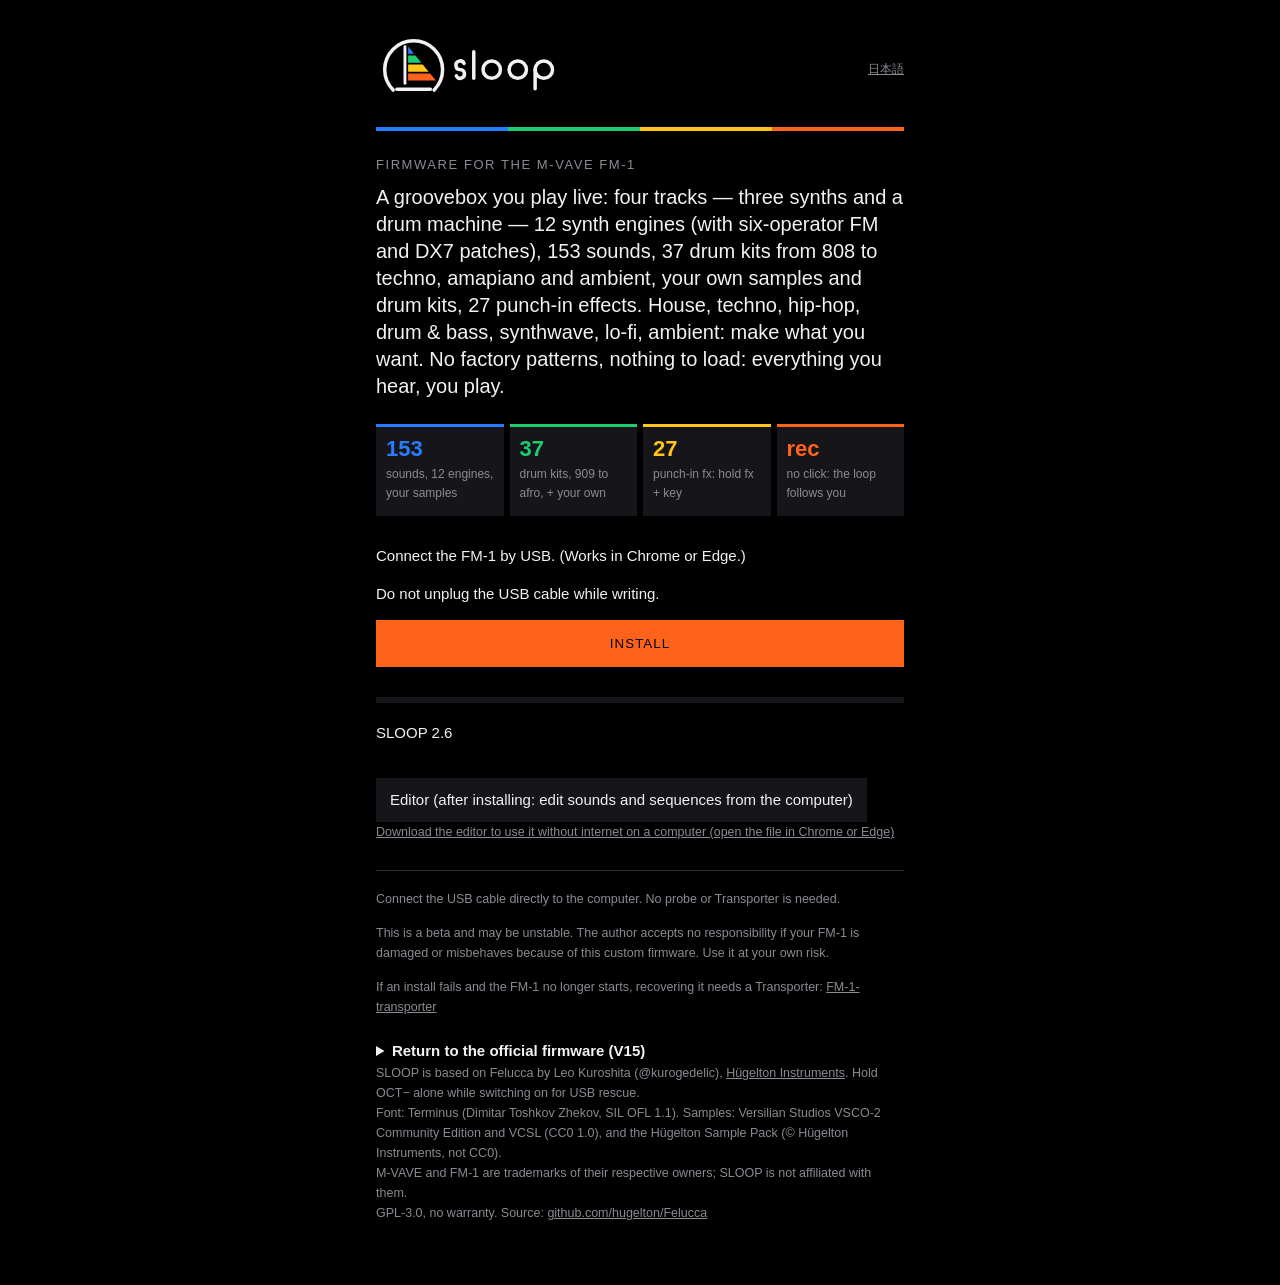
<file: docs/webapp/installer/index.html>
<!doctype html>
<!-- SPDX-License-Identifier: GPL-3.0-only
     Copyright (C) 2026 Leo Kuroshita (@kurogedelic), Hügelton Instruments -->
<html lang="en">
<head>
<meta charset="utf-8">
<meta name="viewport" content="width=device-width, initial-scale=1">
<title>SLOOP installer</title>
<!--PWA--><link rel="manifest" href="../sloop.webmanifest"><meta name="theme-color" content="#000000"><link rel="icon" href="../icon-192.png"><!--/PWA-->
<style>
  :root { --bg: #000; --fg: #f2f2f2; --dim: #8a8a92; --tile: #16161a; --line: #2a2a30;
          --blue: #287cff; --green: #1ecc70; --yellow: #ffc618; --orange: #ff621a; --red: #ff2c34; }
  :root[data-theme="light"] { --bg: #f4f4f2; --fg: #111; --dim: #666; --tile: #e6e6e2; --line: #d0d0cc; }
  * { box-sizing: border-box; }
  body { margin: 0; background: var(--bg); color: var(--fg);
         font: 15px/1.6 "Helvetica Neue", -apple-system, BlinkMacSystemFont, Arial, sans-serif; }
  main { max-width: 560px; margin: 0 auto; padding: 32px 16px 48px; }
  .top { display: flex; align-items: center; justify-content: space-between; gap: 12px; }
  .logo svg { display: block; width: 220px; height: auto; }
  .logo rect:first-child { fill: transparent; }
  .lang { font-size: 12px; color: var(--dim); cursor: pointer; text-decoration: underline; background: none;
          border: 0; padding: 0; text-transform: lowercase; }
  .strip { display: flex; height: 4px; margin: 20px 0 24px; }
  .strip i { flex: 1; } .strip i:nth-child(1) { background: var(--blue); } .strip i:nth-child(2) { background: var(--green); }
  .strip i:nth-child(3) { background: var(--yellow); } .strip i:nth-child(4) { background: var(--orange); }
  h1 { font-size: 13px; font-weight: 500; letter-spacing: .12em; text-transform: uppercase; color: var(--dim); margin: 0 0 8px; }
  .lead { font-size: 20px; line-height: 1.35; margin: 0 0 24px; }
  .tiles { display: grid; grid-template-columns: repeat(4, 1fr); gap: 6px; margin: 0 0 28px; }
  .tile { background: var(--tile); padding: 10px 10px 12px; border-top: 3px solid var(--c); min-height: 92px; }
  .tile b { display: block; font-size: 22px; font-weight: 600; color: var(--c); line-height: 1.1; }
  .tile span { display: block; font-size: 12px; color: var(--dim); text-transform: lowercase; margin-top: 4px; }
  p { margin: 0 0 14px; }
  button#go { font: 600 15px/1 inherit; font-family: inherit; background: var(--orange); color: #000; border: 0;
              padding: 16px 0; width: 100%; cursor: pointer; letter-spacing: .08em; text-transform: uppercase; }
  button#go:disabled { background: var(--tile); color: var(--dim); cursor: default; }
  #status { margin-top: 14px; min-height: 1.6em; font-variant-numeric: tabular-nums; }
  .small { color: var(--dim); font-size: 12.5px; }
  .small a, a { color: inherit; }
  progress { -webkit-appearance: none; appearance: none; width: 100%; height: 6px; margin-top: 16px; border: 0; background: var(--tile); }
  progress::-webkit-progress-bar { background: var(--tile); }
  progress::-webkit-progress-value { background: var(--orange); }
  progress::-moz-progress-bar { background: var(--orange); }
  pre { color: var(--dim); font-size: 11px; white-space: pre-wrap; margin-top: 12px; max-height: 160px; overflow: auto; }
  hr { border: 0; border-top: 1px solid var(--line); margin: 28px 0 18px; }
  [hidden] { display: none !important; }
  button.ed { font: inherit; color: var(--fg); border: 0; cursor: pointer; }
  .ed { display: inline-block; margin: 8px 0 0; padding: 10px 14px; background: var(--tile); text-decoration: none; }
  details { margin: 22px 0 0; } summary { cursor: pointer; font-weight: 600; }
  button#stock-go { font: 600 14px/1 inherit; font-family: inherit; background: var(--tile); color: var(--fg); border: 1px solid var(--line);
                    padding: 12px 16px; cursor: pointer; }
  button#stock-go:disabled { color: var(--dim); cursor: default; }
  @media (max-width: 420px) { .tiles { grid-template-columns: repeat(2, 1fr); } .logo svg { width: 170px; } }
</style>
</head>
<body>
<main>
  <div class="top"><div class="logo"><svg xmlns="http://www.w3.org/2000/svg" viewBox="0 0 760 260" width="760" height="260" role="img" aria-label="SLOOP">
<rect width="760" height="260" fill="#000"/>
<path d="M59.29 200.71 A100.00 100.00 0 1 1 200.71 200.71" fill="none" stroke="#F2F2F2" stroke-width="12" stroke-linecap="round"/>
<rect x="95.00" y="46.00" width="10" height="136.00" rx="5" fill="#F2F2F2"/>
<polygon points="111.00,50.00 111.00,50.00 131.34,75.00 111.00,75.00" fill="#287CFF"/>
<polygon points="111.00,81.00 136.22,81.00 156.56,106.00 111.00,106.00" fill="#1ECC70"/>
<polygon points="111.00,112.00 161.44,112.00 181.78,137.00 111.00,137.00" fill="#FFC618"/>
<polygon points="111.00,143.00 186.66,143.00 207.00,168.00 111.00,168.00" fill="#FF621A"/>
<rect x="66.00" y="192.00" width="128" height="12" rx="6" fill="#F2F2F2"/>
<path d="M290.88 130.00 A14.88 15.00 0 1 1 304.37 108.66" fill="none" stroke="#F2F2F2" stroke-width="12" stroke-linecap="round"/>
<path d="M290.88 130.00 A14.88 15.00 0 1 1 277.39 151.34" fill="none" stroke="#F2F2F2" stroke-width="12" stroke-linecap="round"/>
<line x1="337.76" y1="68.00" x2="337.76" y2="160.00" stroke="#F2F2F2" stroke-width="12" stroke-linecap="round"/>
<circle cx="399.76" cy="130.00" r="30.00" fill="none" stroke="#F2F2F2" stroke-width="12"/>
<circle cx="489.76" cy="130.00" r="30.00" fill="none" stroke="#F2F2F2" stroke-width="12"/>
<circle cx="579.76" cy="130.00" r="30.00" fill="none" stroke="#F2F2F2" stroke-width="12"/>
<line x1="549.76" y1="130.00" x2="549.76" y2="196.00" stroke="#F2F2F2" stroke-width="12" stroke-linecap="round"/>
</svg>
</div><button class="lang" id="lang"></button></div>
  <div class="strip"><i></i><i></i><i></i><i></i></div>
  
  
  <h1>Firmware for the M-VAVE FM-1</h1>
  <p class="lead">A groovebox you play live: four tracks — three synths and a drum machine — 12 synth engines (with six-operator FM and DX7 patches), 153 sounds, 37 drum kits from 808 to techno, amapiano and ambient, your own samples and drum kits, 27 punch-in effects. House, techno, hip-hop, drum &amp; bass, synthwave, lo-fi, ambient: make what you want. No factory patterns, nothing to load: everything you hear, you play.</p>
  <div class="tiles">
    <div class="tile" style="--c: var(--blue)"><b>153</b><span>sounds, 12 engines, your samples</span></div>
    <div class="tile" style="--c: var(--green)"><b>37</b><span>drum kits, 909 to afro, + your own</span></div>
    <div class="tile" style="--c: var(--yellow)"><b>27</b><span>punch-in fx: hold fx + key</span></div>
    <div class="tile" style="--c: var(--orange)"><b>rec</b><span>no click: the loop follows you</span></div>
  </div>
  <p data-t="intro"></p>
  <p data-t="warn"></p>
  <p><button id="go" disabled data-t="install"></button></p>
  <progress id="bar" max="100" value="0"></progress>
  <p id="status"></p>
  <pre id="log"></pre>
  <a class="ed" href="../editor/" data-t="editor"></a>
  <p class="small"><a href="../editor/sloop-editor.html" download="sloop-editor-2.6.html" data-t="edOffline"></a></p>
  <p><button id="app" class="ed" hidden data-t="appInstall"></button></p>
  <hr>
  <p class="small" data-t="direct"></p>
  <p class="small" data-t="beta"></p>
  <p class="small"><span data-t="brick"></span>
    <a href="https://github.com/kurogedelic/FM-1-transporter" target="_blank" rel="noopener">FM-1-transporter</a></p>
  <details>
    <summary data-t="stockTitle"></summary>
    <p class="small" data-t="stockHelp"></p>
    <p class="small"><a href="https://www.m-vave.com/download" target="_blank" rel="noopener">www.m-vave.com/download</a></p>
    <p class="small" data-t="stockBackup"></p>
    <p><a class="ed" href="../editor/" data-t="stockEditor"></a></p>
    <p class="small"><label><input id="stock-saved" type="checkbox"> <span data-t="stockSaved"></span></label></p>
    <p class="small"><label><span data-t="stockFile"></span><br><input id="stock-file" type="file" accept=".fwsc"></label></p>
    <p><button id="stock-go" disabled data-t="stockGo"></button></p>
    <p class="small" data-t="back"></p>
  </details>
  <p class="small">SLOOP is based on Felucca by Leo Kuroshita (@kurogedelic), <a href="https://hugelton.com" target="_blank" rel="noopener">Hügelton Instruments</a>.
    Hold OCT− alone while switching on for USB rescue.<br>
    Font: Terminus (Dimitar Toshkov Zhekov, SIL OFL 1.1). Samples: Versilian Studios VSCO-2 Community Edition and VCSL (CC0 1.0), and the Hügelton Sample Pack (© Hügelton Instruments, not CC0).<br>
    M-VAVE and FM-1 are trademarks of their respective owners; SLOOP is not affiliated with them.<br>
    <span data-t="license"></span> <a href="https://github.com/hugelton/Felucca" target="_blank" rel="noopener">github.com/hugelton/Felucca</a></p>
</main>
<script type="module">
// SPDX-License-Identifier: GPL-3.0-only
// Copyright (C) 2026 Leo Kuroshita (@kurogedelic), Hügelton Instruments
//
// FM-1 .fwsc packages in the browser: the package identity and the image the
// device reads during an update.

const BLOCKS = 20, BLK = 0x30, KEEP = 0x2F;

// the package identity ("FM-1_904"): one marker byte after each of the first 20 blocks
function productOf(fwsc) {
  if (fwsc.length < BLOCKS * BLK) throw new Error("not an FM-1 package (too short)");
  let s = "";
  for (let i = 0; i < BLOCKS; i++) {
    const m = fwsc[i * BLK + KEEP];
    if (m !== 0x7D) s += String.fromCharCode((m - i - 1) & 0xFF);
  }
  return s;
}

// the image the device addresses during an update: the .fwsc without the 20 marker bytes
function logicalImage(fwsc) {
  const out = new Uint8Array(fwsc.length - BLOCKS);
  for (let i = 0; i < BLOCKS; i++) out.set(fwsc.subarray(i * BLK, i * BLK + KEEP), i * KEEP);
  out.set(fwsc.subarray(BLOCKS * BLK), BLOCKS * KEEP);
  return out;
}

// The official FM-1 V15 (M-VAVE Downloads -> PC Firmware -> FM-1 V15, FM-1.fwsc), for the return to the
// official firmware: only that exact file is accepted (its SHA-256 pins every byte: the loader, the app, the
// layout; the name of the file proves nothing). The digest is the one Felucca 1.0 pins.
const STOCK_V15_SHA256 = "db1642b2b6fa5c2cccb11ffd13878068bb28601678d3644049f99dc40e7edb8a";
const STOCK_V15_SIZE = 699956;
const STOCK_V15_PRODUCT = "FM-1_015";

async function sha256hex(bytes) {
  const d = await crypto.subtle.digest("SHA-256", bytes);
  return [...new Uint8Array(d)].map((x) => x.toString(16).padStart(2, "0")).join("");
}

async function validateStockPackage(bytes) {
  if (bytes.length !== STOCK_V15_SIZE || await sha256hex(bytes) !== STOCK_V15_SHA256 || productOf(bytes) !== STOCK_V15_PRODUCT)
    throw new Error("select the unmodified official FM-1 V15 file (FM-1.fwsc)");
  return { product: STOCK_V15_PRODUCT, image: logicalImage(bytes) };
}

// SPDX-License-Identifier: GPL-3.0-only
// Copyright (C) 2026 Leo Kuroshita (@kurogedelic), Hügelton Instruments
//
// The FM-1 USB-MIDI update protocol (M-UPGRADE compatible) over WebMIDI.
// Step 1: the running firmware reads parts of the package and stages the update
// loader. Step 2: the loader reads the whole image and writes it. In both steps
// the device sends cmd 0x30 read requests on the logical image and we answer.

const HS_QUERY = [0xF0, 0x00, 0x32, 0x45, 0x00, 0x00, 0x00, 0x40, 0x7F, 0xF7];
const UPGRADE = [0xF0, 0x22, 0x24, 0x35, 0x7F, 0xF7];
const MAXDATA = 512;
const sleep = (ms) => new Promise((r) => setTimeout(r, ms));
const IS_OTA = (id) => /^ota-/i.test(id.model);
// the update loader of SLOOP / Felucca packages ("ota-FM-1_9XX"). A device left in the update mode of another
// firmware (the stock updater's loader) is never written: its loader may lay the image out differently.
const OUR_LOADER = (id) => /^ota-FM-1_9\d\d$/i.test(id.text);
// the MIDI ports the installer may probe (never other gear): the FM-1 under SLOOP / Felucca ("Felucca"), under
// CLIPPER ("Clipper", its sister firmware), under a firmware named after itself ("SLOOP"), the update loaders, and
// the names Windows / macOS give the stock firmware
const FM1_PORT = /fm-1|felucca|sloop|clipper|ota|composite|sinco|usb-midi/i;

// errors carry a code the pages translate: notfound, model, stopped, noloader, lost, noreturn,
// mismatch (detail: the identity the device reports), badreq, foreign (detail: the loader's identity)
function fail(code, msg, detail = "") { const e = new Error(msg); e.code = code; e.detail = detail; return e; }

function pack7(data) {
  const out = []; let acc = 0, nb = 0;
  for (const b of data) {
    acc |= b << nb; nb += 8;
    while (nb >= 7) { out.push(acc & 0x7F); acc >>>= 7; nb -= 7; }
  }
  if (nb) out.push(acc & 0x7F);
  return out;
}

function unpack7(s) {
  const out = []; let acc = 0, nb = 0;
  for (const b of s) {
    acc |= (b & 0x7F) << nb; nb += 7;
    while (nb >= 8) { out.push(acc & 0xFF); acc >>>= 8; nb -= 8; }
  }
  return out;
}

function response(addr, data, fl = 0) {
  const len = data.length;
  const body = [0x00, 0x59, 0x30, (len + 8) & 0xFF, ((len + 8) >> 8) & 0xFF, 0, fl,
    addr & 0xFF, (addr >>> 8) & 0xFF, (addr >>> 16) & 0xFF, (addr >>> 24) & 0xFF,
    len & 0xFF, (len >> 8) & 0xFF, 0, ...data];
  let s = 0;
  for (let i = 6; i < body.length; i++) s += body[i];
  body.push(~s & 0xFF);
  return [0xF0, ...pack7(body), 0xF7];
}

function parseRequest(pkt) {
  if (pkt[0] !== 0xF0 || pkt[pkt.length - 1] !== 0xF7) return null;
  const u = unpack7(pkt.slice(1, -1));
  if (u.length !== 15 || u[0] !== 0 || u[1] !== 0x59 || u[2] !== 0x30) return null;
  let s = 0;
  for (let i = 6; i < 14; i++) s += u[i];
  if ((~s & 0xFF) !== u[14]) return null;
  return { fl: u[6], addr: (u[7] | (u[8] << 8) | (u[9] << 16) | (u[10] << 24)) >>> 0, len: u[11] | (u[12] << 8) | (u[13] << 16) };
}

function parseIdentity(pkt) {
  const d = unpack7(pkt.slice(1, -1));
  if (d.length !== 34 || d[0] !== 0 || d[1] !== 0x59 || d[2] !== 0x11) return null;
  const txt = String.fromCharCode(...d.slice(6, 33)).replace(/\0+$/, "");
  const m = /^([^_]+)_(\d+)$/.exec(txt);
  return m ? { text: txt, model: m[1], version: parseInt(m[2], 10) } : null;
}

// one MIDI in/out pair with a SysEx queue
class Link {
  constructor(input, output) {
    this.input = input; this.output = output; this.q = []; this.waiter = null;
    input.onmidimessage = (ev) => {
      if (ev.data[0] !== 0xF0) return;
      this.q.push(Array.from(ev.data));
      if (this.waiter) { const w = this.waiter; this.waiter = null; w(); }
    };
  }
  get lost() { return this.input.state === "disconnected" || this.output.state === "disconnected"; }
  // false when the port is gone (unplugged): WebMIDI throws on a disconnected output
  send(bytes) {
    try { this.output.send(bytes); return true; } catch (_) { return false; }
  }
  drain() { this.q.length = 0; }
  async read(ms) {
    if (!this.q.length) {
      let tm;
      await Promise.race([new Promise((r) => { this.waiter = r; }), new Promise((r) => { tm = setTimeout(r, ms); })]);
      clearTimeout(tm);
      this.waiter = null;
    }
    return this.q.shift() || null;
  }
  close() { this.input.onmidimessage = null; }
}

async function handshake(link, tries = 3) {
  link.drain();
  for (let t = 0; t < tries; t++) {
    if (!link.send(HS_QUERY)) return null;
    const end = Date.now() + 1000;
    while (Date.now() < end) {
      const p = await link.read(end - Date.now());
      if (!p) break;
      const id = parseIdentity(p);
      if (id) return id;
    }
  }
  return null;
}

class Updater {
  constructor(access, log) {
    this.access = access;
    this.log = log || (() => {});
  }

  // every in/out pair with the same port name that answers the handshake
  async find(filter) {
    const outs = [...this.access.outputs.values()];
    for (const input of this.access.inputs.values()) {
      if (input.state === "disconnected") continue;
      if (!FM1_PORT.test(input.name || "")) continue;   // never probe other gear
      const output = outs.find((o) => o.name === input.name) || (outs.length === 1 ? outs[0] : null);
      if (!output) continue;
      try { await input.open(); await output.open(); } catch (_) { continue; }
      const link = new Link(input, output);
      const id = await handshake(link, 2);
      if (id && (!filter || filter(id))) return { link, id, name: input.name };
      link.close();
    }
    return null;
  }

  // the MIDI inputs there are, for the "not found" message: " (MIDI: a, b)" (a port the installer skipped shows)
  seen() {
    const names = [...this.access.inputs.values()].filter((p) => p.state !== "disconnected").map((p) => p.name || "?");
    return names.length ? ` (MIDI: ${names.join(", ")})` : " (MIDI: none)";
  }

  async waitFor(filter, ms) {
    const end = Date.now() + ms;
    while (Date.now() < end) {
      const dev = await this.find(filter);
      if (dev) return dev;
      await sleep(1000);
    }
    return null;
  }

  // serve read requests until the device asks for one of the finish addresses; stops early
  // when the port disappears (lost: true) instead of waiting out idleMs
  async serve(link, image, finishAddr, idleMs, onProgress) {
    let served = 0, last = Date.now();
    for (;;) {
      const pkt = await link.read(1000);
      if (!pkt) {
        if (link.lost) return { served, finished: false, lost: true };
        if (Date.now() - last > idleMs) return { served, finished: false };
        continue;
      }
      const r = parseRequest(pkt);
      if (!r) continue;
      last = Date.now();
      if (r.addr === 0xE0000000 || r.addr === 0xF0000000) {
        link.send(response(r.addr, [...new TextEncoder().encode("success"), 0]));
        if (r.addr === finishAddr) return { served, finished: true };
        continue;
      }
      if (r.len > MAXDATA || r.addr + r.len > image.length) throw fail("badreq", `bad request ${r.addr.toString(16)}+${r.len}`);
      await sleep(10);
      if (!link.send(response(r.addr, Array.from(image.subarray(r.addr, r.addr + r.len)), r.fl))) {
        return { served, finished: false, lost: true };
      }
      served++;
      if (onProgress) onProgress(served, r.addr);
    }
  }

  // full install: running firmware -> loader -> new firmware
  async install(image, product, onStep) {
    const step = onStep || (() => {});
    const dev = await this.find((id) => !IS_OTA(id));
    if (!dev) throw fail("notfound", "FM-1 not found (USB cable, and no other app using it?)", this.seen());
    const [model] = product.split("_");
    if (dev.id.model !== model) { dev.link.close(); throw fail("model", `the device is ${dev.id.text}, the package is for ${product}`); }
    step("start", dev.id.text);
    dev.link.send(UPGRADE);
    await sleep(2000);
    const s1 = await this.serve(dev.link, image, 0xE0000000, 8000, (n) => step("verify", n));
    dev.link.close();
    if (!s1.finished) throw fail(s1.lost ? "lost" : "stopped", `the device ${s1.lost ? "was disconnected" : "stopped"} after ${s1.served} requests: nothing was written`);
    step("loader");
    await sleep(3000);
    const ota = await this.waitFor(IS_OTA, 30000);
    if (!ota) throw fail("noloader", "the update loader did not appear. Replug the USB cable and press Install again: the device stays in update mode until it is finished.");
    const s2 = await this.write(ota, image, step);
    if (!s2.finished) throw fail(s2.lost ? "lost" : "stopped", `the loader ${s2.lost ? "was disconnected" : "stopped"} after ${s2.served} requests. Replug and press Install again to resume.`);
    step("reboot");
    await sleep(3000);
    const back = await this.waitFor((id) => !IS_OTA(id), 40000);
    if (!back) throw fail("noreturn", "the device did not come back: power-cycle it");
    back.link.close();
    if (back.id.text !== product) throw fail("mismatch", `installed, but the device reports ${back.id.text}`, back.id.text);
    step("done", back.id.text);
    return back.id.text;
  }

  // step 2 with the loader found by find()/waitFor()
  async write(ota, image, step) {
    ota.link.send(UPGRADE);
    await sleep(2000);
    const s2 = await this.serve(ota.link, image, 0xF0000000, 180000, (n) => step("write", n));
    ota.link.close();
    return s2;
  }

  // resume: the device is already in update mode (loader) -> true when the write finished. Only SLOOP's
  // own loader is resumed, except for the return to the official firmware (opts.product: the official
  // package, its identity checked once the FM-1 is back, after Felucca 1.0): that one is the official
  // loader's own image, as M-UPGRADE would write it
  async resume(image, onStep, opts = {}) {
    const ota = await this.find(IS_OTA);
    if (!ota) return false;
    if (!OUR_LOADER(ota.id) && !opts.product) {
      ota.link.close();
      throw fail("foreign", `the FM-1 is in the update mode of another firmware (${ota.id.text}): finish that update with its own updater`, ota.id.text);
    }
    const step = onStep || (() => {});
    if (!(await this.write(ota, image, step)).finished) return false;
    if (opts.product) {
      step("reboot");
      await sleep(3000);
      const back = await this.waitFor((id) => !IS_OTA(id), 40000);
      if (!back) throw fail("noreturn", "the FM-1 did not come back after the write: power-cycle it");
      back.link.close();
      if (back.id.text !== opts.product) throw fail("mismatch", `written, but the FM-1 reports ${back.id.text}`, back.id.text);
      step("done", back.id.text);
    }
    return true;
  }
}

const $ = (id) => document.getElementById(id);
const TEXT = {
  ja: {
    intro: "FM-1 を USB で接続してください。（Chrome か Edge で使えます）",
    warn: "書き込み中は USB を抜かないでください。",
    install: "インストール", other: "English",
    editor: "エディタ（インストール後、パソコンから音色やシーケンスを編集）",
    edOffline: "エディタをダウンロード（パソコンでインターネットなしで使う：ファイルを Chrome / Edge で開く）",
    appInstall: "アプリとしてインストール（エディタとインストーラーがオフラインで使える・Android も）",
    direct: "USB ケーブルはパソコンに直接つないでください。Probe や Transporter などの機材は不要です。",
    brick: "万一インストールに失敗して起動しなくなった場合は、復旧に Transporter が必要です:",
    beta: "これはベータ版で、不安定な場合があります。このカスタムファームウェアを使ったことで FM-1 が壊れたり不具合が起きたりしても、作者は一切の責任を負いません。自己責任でお使いください。",
    back: "公式ファームウェアに戻すには、M-VAVE 公式のアップデーター M-UPGRADE（Downloads → PC Software → M-UPGRADE）と公式ファームウェア（PC Firmware → FM-1 V15）が必要です。",
    nomidi: "このブラウザでは使えません。Chrome か Edge で開いてください。", loadfail: "読み込めませんでした: ",
    start: "開始します", verify: "確認中", loader: "書き込みモードに切り替え中", write: "書き込み中",
    reboot: "再起動中", done: "完了しました", stopped: "途中で止まりました。USB を挿し直してもう一度押してください。",
    error: "エラー: ",
    denied: "MIDI（SysEx）の使用が許可されませんでした。アドレスバーのサイト設定で MIDI を許可して、もう一度押してください。",
    notfound: "FM-1 が見つかりません。USB ケーブル（データ通信用か）を確かめ、MIDI を使う他のアプリを閉じてから、もう一度押してください。",
    model: "接続されている機器は FM-1 ではありません。",
    lost: "USB の接続が切れました。挿し直してもう一度押してください。",
    noloader: "書き込みモードの FM-1 が見つかりません。USB を挿し直してもう一度押してください（終わるまで書き込みモードのままです）。",
    noreturn: "FM-1 が戻ってきません。電源を入れ直してください。",
    mismatch: "書き込みは終わりましたが、FM-1 が別のバージョンを報告しています: ",
    foreign: "FM-1 は別のファームウェアの書き込みモードです。そのアップデーター（M-UPGRADE）で書き込みを終えてから、もう一度インストールしてください: ",
    badpkg: "インストールするファイルが壊れています。ページを再読み込みしてください。",
    leave: "書き込み中です。ページを閉じないでください。",
    license: "GPL-3.0、無保証。ソース:",
    stockTitle: "公式ファームウェア（V15）に戻す",
    stockHelp: "M-VAVE のサイトから公式の FM-1 V15 をダウンロードし、中の FM-1.fwsc（変更していないもの）を選んでください。ファイルはこのブラウザの中で確認され、どこにも送られません。",
    stockBackup: "公式ファームウェアは SLOOP の曲・プロジェクト・サンプルを開けません。先にエディタでバックアップを保存してください（Projects → Backup）。SLOOP を入れ直せば、エディタから復元できます。",
    stockEditor: "エディタを開いてバックアップする", stockSaved: "バックアップをパソコンに保存しました",
    stockFile: "公式の FM-1.fwsc", stockGo: "公式 V15 をインストール",
    stockValid: "公式 V15 を確認しました", stockBad: "公式 V15 ではありません: ",
    stockConfirm: "FM-1 に公式 V15 をインストールします。SLOOP の曲は公式ファームウェアでは開けません。バックアップは保存しましたか？",
    stockFinish: "FM-1 は SLOOP の書き込みモードです。先に「インストール」で SLOOP の書き込みを終えてから、公式 V15 に戻してください。",
    back: "M-VAVE のアップデーター M-UPGRADE（Downloads → PC Software）でも戻せます。FM-1 が見つからない場合は、MIDI を使う他のアプリとブラウザのタブを閉じてください。",
  },
  en: {
    intro: "Connect the FM-1 by USB. (Works in Chrome or Edge.)",
    warn: "Do not unplug the USB cable while writing.",
    install: "Install", other: "日本語",
    editor: "Editor (after installing: edit sounds and sequences from the computer)",
    edOffline: "Download the editor to use it without internet on a computer (open the file in Chrome or Edge)",
    appInstall: "Install the app (the editor and the installer offline, Android too)",
    direct: "Connect the USB cable directly to the computer. No probe or Transporter is needed.",
    brick: "If an install fails and the FM-1 no longer starts, recovering it needs a Transporter:",
    beta: "This is a beta and may be unstable. The author accepts no responsibility if your FM-1 is damaged or misbehaves because of this custom firmware. Use it at your own risk.",
    back: "To go back to the official firmware you need M-VAVE's official updater, M-UPGRADE (Downloads → PC Software → M-UPGRADE), and the official firmware (PC Firmware → FM-1 V15).",
    nomidi: "This browser cannot do it. Open the page in Chrome or Edge.", loadfail: "Could not load: ",
    start: "Starting", verify: "Verifying", loader: "Switching to update mode", write: "Writing",
    reboot: "Restarting", done: "Done", stopped: "Stopped. Replug the USB cable and press Install again.",
    error: "Error: ",
    denied: "MIDI (SysEx) access was not allowed. Allow MIDI in the site settings (address bar) and press Install again.",
    notfound: "FM-1 not found. Check the USB cable (a data cable), close other apps that use MIDI, and press Install again.",
    model: "The connected device is not an FM-1.",
    lost: "The USB connection was lost. Replug it and press Install again.",
    noloader: "The FM-1 in update mode was not found. Replug the USB cable and press Install again (it stays in update mode until it is finished).",
    noreturn: "The FM-1 did not come back. Power-cycle it.",
    mismatch: "Written, but the FM-1 reports another version: ",
    foreign: "The FM-1 is in the update mode of another firmware. Finish that update with its own updater (M-UPGRADE), then press Install again: ",
    badpkg: "The file to install is damaged. Reload the page.",
    leave: "Writing. Do not close the page.",
    license: "GPL-3.0, no warranty. Source:",
    stockTitle: "Return to the official firmware (V15)",
    stockHelp: "Download the official FM-1 V15 from M-VAVE and select the FM-1.fwsc inside it, unmodified. The file is checked in this browser; it is not sent anywhere.",
    stockBackup: "The official firmware cannot open SLOOP's music, projects or samples. Save a backup with the editor first (Projects → Backup); reinstall SLOOP and restore it from the editor whenever you want them back.",
    stockEditor: "Open the editor to back up", stockSaved: "I saved a backup on this computer",
    stockFile: "The official FM-1.fwsc", stockGo: "Install the official V15",
    stockValid: "Official V15 verified", stockBad: "Not the official V15: ",
    stockConfirm: "Install the official V15 on the FM-1? The official firmware cannot open SLOOP's music. Did you save a backup?",
    stockFinish: "The FM-1 is in SLOOP's update mode. Press Install to finish the SLOOP update first, then return to the official V15.",
    back: "M-VAVE's own updater, M-UPGRADE (Downloads → PC Software), works too. If it does not find the FM-1, close every other app and browser tab that uses MIDI.",
  },
};
let lang = (navigator.language || "en").toLowerCase().startsWith("ja") ? "ja" : "en";
const t = (k) => TEXT[lang][k];
let lastKey = null, lastArg = "";
function applyLang() {
  document.documentElement.lang = lang;
  document.querySelectorAll("[data-t]").forEach((e) => { e.textContent = t(e.dataset.t); });
  $("lang").textContent = t("other");
  if (lastKey) $("status").textContent = t(lastKey) + lastArg;
}
$("lang").addEventListener("click", () => { lang = lang === "ja" ? "en" : "ja"; applyLang(); });
applyLang();
/* the site without internet (SLOOP 2.6, webapp/sw.js): opened once online, the installer, the firmware and the
 * editor work offline too, still on https (Android: a downloaded file opens as content://, where Chrome refuses MIDI) */
if ("serviceWorker" in navigator && /^https?:$/.test(location.protocol))
  navigator.serviceWorker.register("../sw.js").catch(() => {});
{
  let ask = null;
  window.addEventListener("beforeinstallprompt", (e) => { e.preventDefault(); ask = e; $("app").hidden = false; });
  window.addEventListener("appinstalled", () => { ask = null; $("app").hidden = true; });
  $("app").addEventListener("click", async () => {
    if (!ask) return;
    ask.prompt();
    await ask.userChoice.catch(() => {});
    ask = null;
    $("app").hidden = true;
  });
}
const sayK = (k, arg = "") => { lastKey = k; lastArg = arg; $("status").textContent = t(k) + arg; };
const say = (txt) => { lastKey = null; $("status").textContent = txt; };
const log = (t) => { $("log").textContent += t + "\n"; };
let image = null;
const meta = {"version": "2.6", "product": "FM-1_900", "pkg": "../../firmware/sloop-2.6.fwsc", "sha256": "199829bb5b892feae9058158dfed7a137c83ec4d8dfc1223761be1f5614ad6a2"};

let writing = false, stock = null;
const lockAll = (on) => {
  writing = on;
  $("go").disabled = on || !image;
  $("stock-go").disabled = on || !stock || !$("stock-saved").checked;
  $("stock-file").disabled = on;
};
window.addEventListener("beforeunload", (e) => { if (writing) { e.preventDefault(); e.returnValue = t("leave"); } });

(async () => {
  if (!navigator.requestMIDIAccess) { sayK("nomidi"); return; }
  try {
    const r = await fetch(meta.pkg);
    if (!r.ok) throw new Error(`${meta.pkg}: HTTP ${r.status}`);
    const pkg = new Uint8Array(await r.arrayBuffer());
    if (productOf(pkg) !== meta.product) { sayK("badpkg"); return; }
    if (meta.sha256 && self.crypto && crypto.subtle) {   /* a damaged download is never offered (the loader checks its CRC too) */
      const h = [...new Uint8Array(await crypto.subtle.digest("SHA-256", pkg))].map((b) => b.toString(16).padStart(2, "0")).join("");
      if (h !== meta.sha256) { sayK("badpkg"); log(`sha256 ${h}, expected ${meta.sha256}`); return; }
    }
    image = logicalImage(pkg);
    say(`SLOOP ${meta.version}`);
    lockAll(writing);
  } catch (e) { sayK("loadfail", e.message); }
})();

const total = 74 + 1179;                           /* reads: step 1, step 2 (head + app area, SLOOP 2.0 loader) */
const step = (k, a) => {
  log(`${k} ${a ?? ""}`);
  if (k === "start") sayK("start");
  if (k === "verify") { sayK("verify"); $("bar").value = Math.min(100, (a / total) * 100); }
  if (k === "loader") sayK("loader");
  if (k === "write") { sayK("write"); $("bar").value = Math.min(100, ((74 + a) / total) * 100); }
  if (k === "reboot") sayK("reboot");
  if (k === "done") { $("bar").value = 100; sayK("done"); }
};
const failed = (e) => {
  if (e && e.code && TEXT[lang][e.code]) sayK(e.code, e.detail || "");
  else sayK("error", e && e.message);
  log(String(e && e.stack || e));
};

$("go").addEventListener("click", async () => {
  if (writing) return;
  lockAll(true);
  let midi;
  try { midi = await navigator.requestMIDIAccess({ sysex: true }); }
  catch (e) { sayK("denied"); lockAll(false); return; }
  try {
    const up = new Updater(midi, log);
    const ota = await up.find((id) => /^ota-/i.test(id.model));
    if (ota) {
      ota.link.close();
      sayK((await up.resume(image, step)) ? "done" : "stopped");
    } else {
      await up.install(image, meta.product, step);
    }
  } catch (e) { failed(e); }
  lockAll(false);
});

/* back to the official V15 (after Felucca 1.0): only the exact official file, a backup first (the editor),
   through the same update path as M-UPGRADE; a device left in the official updater's mode is finished */
$("stock-saved").addEventListener("change", () => lockAll(writing));
$("stock-file").addEventListener("change", async () => {
  const f = $("stock-file").files[0];
  stock = null;
  lockAll(writing);
  if (!f) return;
  try { stock = await validateStockPackage(new Uint8Array(await f.arrayBuffer())); sayK("stockValid"); }
  catch (e) { sayK("stockBad", e.message); }
  lockAll(writing);
});
$("stock-go").addEventListener("click", async () => {
  if (writing || !stock || !$("stock-saved").checked || !confirm(t("stockConfirm"))) return;
  lockAll(true);
  let midi;
  try { midi = await navigator.requestMIDIAccess({ sysex: true }); }
  catch (e) { sayK("denied"); lockAll(false); return; }
  try {
    const up = new Updater(midi, log);
    const ota = await up.find((id) => /^ota-/i.test(id.model));
    if (ota) {
      ota.link.close();
      if (OUR_LOADER(ota.id)) sayK("stockFinish");    /* SLOOP's loader: finish SLOOP first (Install) */
      else sayK((await up.resume(stock.image, step, { product: stock.product })) ? "done" : "stopped");
    } else {
      await up.install(stock.image, stock.product, step);
    }
  } catch (e) { failed(e); }
  lockAll(false);
});
</script>
</body>
</html>
</file>
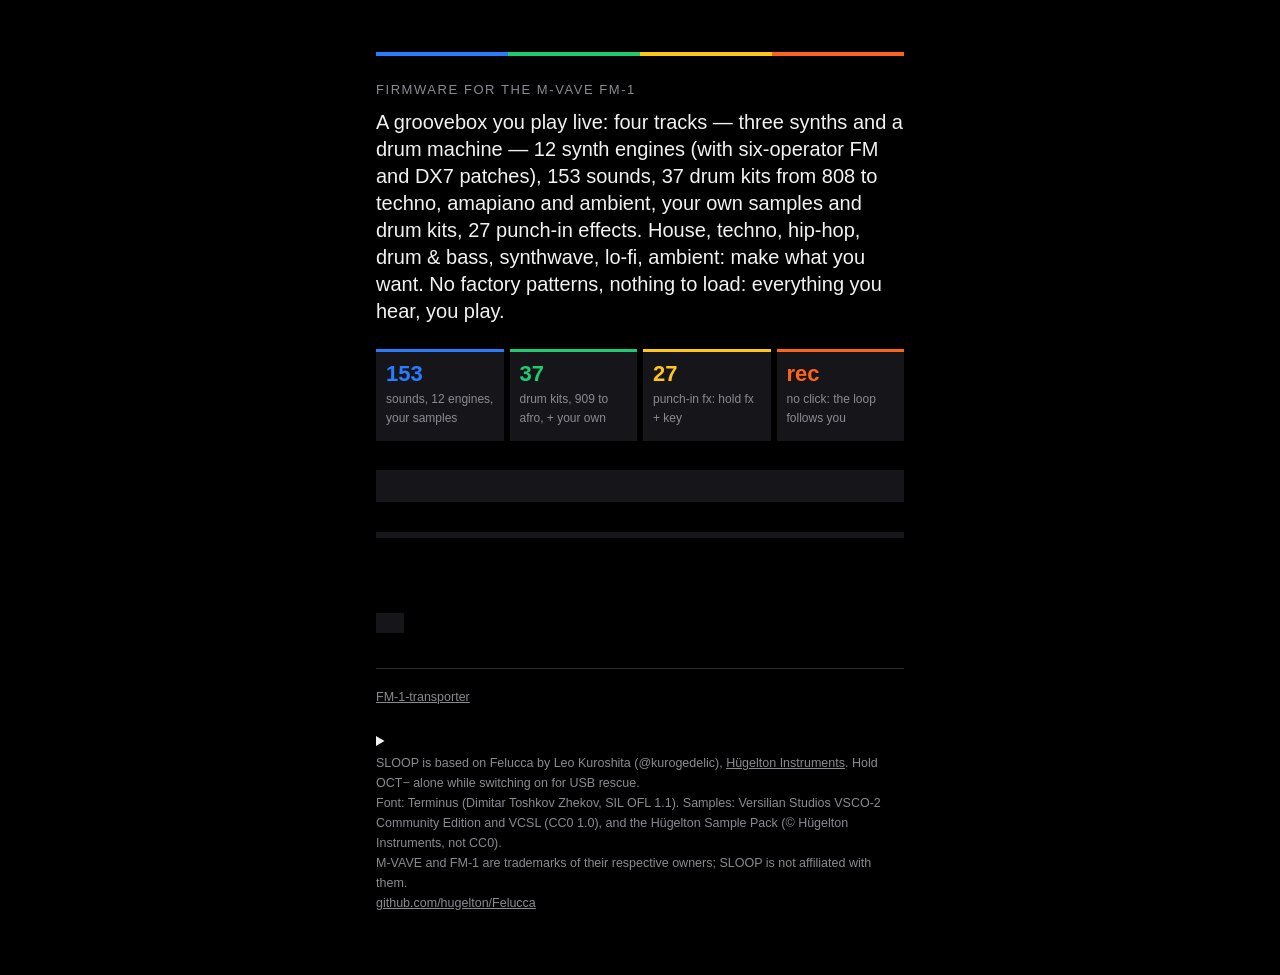
<file: web/index_pkg.html>
<!doctype html>
<!-- SPDX-License-Identifier: GPL-3.0-only
     Copyright (C) 2026 Leo Kuroshita (@kurogedelic), Hügelton Instruments -->
<html lang="en">
<head>
<meta charset="utf-8">
<meta name="viewport" content="width=device-width, initial-scale=1">
<title>SLOOP installer</title>
<!--PWA--><link rel="manifest" href="../sloop.webmanifest"><meta name="theme-color" content="#000000"><link rel="icon" href="../icon-192.png"><!--/PWA-->
<style>
  :root { --bg: #000; --fg: #f2f2f2; --dim: #8a8a92; --tile: #16161a; --line: #2a2a30;
          --blue: #287cff; --green: #1ecc70; --yellow: #ffc618; --orange: #ff621a; --red: #ff2c34; }
  :root[data-theme="light"] { --bg: #f4f4f2; --fg: #111; --dim: #666; --tile: #e6e6e2; --line: #d0d0cc; }
  * { box-sizing: border-box; }
  body { margin: 0; background: var(--bg); color: var(--fg);
         font: 15px/1.6 "Helvetica Neue", -apple-system, BlinkMacSystemFont, Arial, sans-serif; }
  main { max-width: 560px; margin: 0 auto; padding: 32px 16px 48px; }
  .top { display: flex; align-items: center; justify-content: space-between; gap: 12px; }
  .logo svg { display: block; width: 220px; height: auto; }
  .logo rect:first-child { fill: transparent; }
  .lang { font-size: 12px; color: var(--dim); cursor: pointer; text-decoration: underline; background: none;
          border: 0; padding: 0; text-transform: lowercase; }
  .strip { display: flex; height: 4px; margin: 20px 0 24px; }
  .strip i { flex: 1; } .strip i:nth-child(1) { background: var(--blue); } .strip i:nth-child(2) { background: var(--green); }
  .strip i:nth-child(3) { background: var(--yellow); } .strip i:nth-child(4) { background: var(--orange); }
  h1 { font-size: 13px; font-weight: 500; letter-spacing: .12em; text-transform: uppercase; color: var(--dim); margin: 0 0 8px; }
  .lead { font-size: 20px; line-height: 1.35; margin: 0 0 24px; }
  .tiles { display: grid; grid-template-columns: repeat(4, 1fr); gap: 6px; margin: 0 0 28px; }
  .tile { background: var(--tile); padding: 10px 10px 12px; border-top: 3px solid var(--c); min-height: 92px; }
  .tile b { display: block; font-size: 22px; font-weight: 600; color: var(--c); line-height: 1.1; }
  .tile span { display: block; font-size: 12px; color: var(--dim); text-transform: lowercase; margin-top: 4px; }
  p { margin: 0 0 14px; }
  button#go { font: 600 15px/1 inherit; font-family: inherit; background: var(--orange); color: #000; border: 0;
              padding: 16px 0; width: 100%; cursor: pointer; letter-spacing: .08em; text-transform: uppercase; }
  button#go:disabled { background: var(--tile); color: var(--dim); cursor: default; }
  #status { margin-top: 14px; min-height: 1.6em; font-variant-numeric: tabular-nums; }
  .small { color: var(--dim); font-size: 12.5px; }
  .small a, a { color: inherit; }
  progress { -webkit-appearance: none; appearance: none; width: 100%; height: 6px; margin-top: 16px; border: 0; background: var(--tile); }
  progress::-webkit-progress-bar { background: var(--tile); }
  progress::-webkit-progress-value { background: var(--orange); }
  progress::-moz-progress-bar { background: var(--orange); }
  pre { color: var(--dim); font-size: 11px; white-space: pre-wrap; margin-top: 12px; max-height: 160px; overflow: auto; }
  hr { border: 0; border-top: 1px solid var(--line); margin: 28px 0 18px; }
  [hidden] { display: none !important; }
  button.ed { font: inherit; color: var(--fg); border: 0; cursor: pointer; }
  .ed { display: inline-block; margin: 8px 0 0; padding: 10px 14px; background: var(--tile); text-decoration: none; }
  details { margin: 22px 0 0; } summary { cursor: pointer; font-weight: 600; }
  button#stock-go { font: 600 14px/1 inherit; font-family: inherit; background: var(--tile); color: var(--fg); border: 1px solid var(--line);
                    padding: 12px 16px; cursor: pointer; }
  button#stock-go:disabled { color: var(--dim); cursor: default; }
  @media (max-width: 420px) { .tiles { grid-template-columns: repeat(2, 1fr); } .logo svg { width: 170px; } }
</style>
</head>
<body>
<main>
  <div class="top"><div class="logo"><!--LOGO--></div><button class="lang" id="lang"></button></div>
  <div class="strip"><i></i><i></i><i></i><i></i></div>
  <!--STUDIO_GUIDE-->
  <!--BANNER-->
  <h1>Firmware for the M-VAVE FM-1</h1>
  <p class="lead">A groovebox you play live: four tracks — three synths and a drum machine — 12 synth engines (with six-operator FM and DX7 patches), 153 sounds, 37 drum kits from 808 to techno, amapiano and ambient, your own samples and drum kits, 27 punch-in effects. House, techno, hip-hop, drum &amp; bass, synthwave, lo-fi, ambient: make what you want. No factory patterns, nothing to load: everything you hear, you play.</p>
  <div class="tiles">
    <div class="tile" style="--c: var(--blue)"><b>153</b><span>sounds, 12 engines, your samples</span></div>
    <div class="tile" style="--c: var(--green)"><b>37</b><span>drum kits, 909 to afro, + your own</span></div>
    <div class="tile" style="--c: var(--yellow)"><b>27</b><span>punch-in fx: hold fx + key</span></div>
    <div class="tile" style="--c: var(--orange)"><b>rec</b><span>no click: the loop follows you</span></div>
  </div>
  <p data-t="intro"></p>
  <p data-t="warn"></p>
  <p><button id="go" disabled data-t="install"></button></p>
  <progress id="bar" max="100" value="0"></progress>
  <p id="status"></p>
  <pre id="log"></pre>
  <a class="ed" href="../editor/" data-t="editor"></a>
  <p class="small"><a href="../editor/sloop-editor.html" download="sloop-editor.html" data-t="edOffline"></a></p>
  <p><button id="app" class="ed" hidden data-t="appInstall"></button></p>
  <hr>
  <p class="small" data-t="direct"></p>
  <p class="small" data-t="beta"></p>
  <p class="small"><span data-t="brick"></span>
    <a href="https://github.com/kurogedelic/FM-1-transporter" target="_blank" rel="noopener">FM-1-transporter</a></p>
  <details>
    <summary data-t="stockTitle"></summary>
    <p class="small" data-t="stockHelp"></p>
    <p class="small"><a href="https://www.m-vave.com/download" target="_blank" rel="noopener">www.m-vave.com/download</a></p>
    <p class="small" data-t="stockBackup"></p>
    <p><a class="ed" href="../editor/" data-t="stockEditor"></a></p>
    <p class="small"><label><input id="stock-saved" type="checkbox"> <span data-t="stockSaved"></span></label></p>
    <p class="small"><label><span data-t="stockFile"></span><br><input id="stock-file" type="file" accept=".fwsc"></label></p>
    <p><button id="stock-go" disabled data-t="stockGo"></button></p>
    <p class="small" data-t="back"></p>
  </details>
  <p class="small">SLOOP is based on Felucca by Leo Kuroshita (@kurogedelic), <a href="https://hugelton.com" target="_blank" rel="noopener">Hügelton Instruments</a>.
    Hold OCT− alone while switching on for USB rescue.<br>
    Font: Terminus (Dimitar Toshkov Zhekov, SIL OFL 1.1). Samples: Versilian Studios VSCO-2 Community Edition and VCSL (CC0 1.0), and the Hügelton Sample Pack (© Hügelton Instruments, not CC0).<br>
    M-VAVE and FM-1 are trademarks of their respective owners; SLOOP is not affiliated with them.<br>
    <span data-t="license"></span> <a href="https://github.com/hugelton/Felucca" target="_blank" rel="noopener">github.com/hugelton/Felucca</a></p>
</main>
<script type="module">
/*LIB*/
const $ = (id) => document.getElementById(id);
const TEXT = {
  ja: {
    intro: "FM-1 を USB で接続してください。（Chrome か Edge で使えます）",
    warn: "書き込み中は USB を抜かないでください。",
    install: "インストール", other: "English",
    editor: "エディタ（インストール後、パソコンから音色やシーケンスを編集）",
    edOffline: "エディタをダウンロード（パソコンでインターネットなしで使う：ファイルを Chrome / Edge で開く）",
    appInstall: "アプリとしてインストール（エディタとインストーラーがオフラインで使える・Android も）",
    direct: "USB ケーブルはパソコンに直接つないでください。Probe や Transporter などの機材は不要です。",
    brick: "万一インストールに失敗して起動しなくなった場合は、復旧に Transporter が必要です:",
    beta: "これはベータ版で、不安定な場合があります。このカスタムファームウェアを使ったことで FM-1 が壊れたり不具合が起きたりしても、作者は一切の責任を負いません。自己責任でお使いください。",
    back: "公式ファームウェアに戻すには、M-VAVE 公式のアップデーター M-UPGRADE（Downloads → PC Software → M-UPGRADE）と公式ファームウェア（PC Firmware → FM-1 V15）が必要です。",
    nomidi: "このブラウザでは使えません。Chrome か Edge で開いてください。", loadfail: "読み込めませんでした: ",
    start: "開始します", verify: "確認中", loader: "書き込みモードに切り替え中", write: "書き込み中",
    reboot: "再起動中", done: "完了しました", stopped: "途中で止まりました。USB を挿し直してもう一度押してください。",
    error: "エラー: ",
    denied: "MIDI（SysEx）の使用が許可されませんでした。アドレスバーのサイト設定で MIDI を許可して、もう一度押してください。",
    notfound: "FM-1 が見つかりません。USB ケーブル（データ通信用か）を確かめ、MIDI を使う他のアプリを閉じてから、もう一度押してください。",
    model: "接続されている機器は FM-1 ではありません。",
    lost: "USB の接続が切れました。挿し直してもう一度押してください。",
    noloader: "書き込みモードの FM-1 が見つかりません。USB を挿し直してもう一度押してください（終わるまで書き込みモードのままです）。",
    noreturn: "FM-1 が戻ってきません。電源を入れ直してください。",
    mismatch: "書き込みは終わりましたが、FM-1 が別のバージョンを報告しています: ",
    foreign: "FM-1 は別のファームウェアの書き込みモードです。そのアップデーター（M-UPGRADE）で書き込みを終えてから、もう一度インストールしてください: ",
    badpkg: "インストールするファイルが壊れています。ページを再読み込みしてください。",
    leave: "書き込み中です。ページを閉じないでください。",
    license: "GPL-3.0、無保証。ソース:",
    stockTitle: "公式ファームウェア（V15）に戻す",
    stockHelp: "M-VAVE のサイトから公式の FM-1 V15 をダウンロードし、中の FM-1.fwsc（変更していないもの）を選んでください。ファイルはこのブラウザの中で確認され、どこにも送られません。",
    stockBackup: "公式ファームウェアは SLOOP の曲・プロジェクト・サンプルを開けません。先にエディタでバックアップを保存してください（Projects → Backup）。SLOOP を入れ直せば、エディタから復元できます。",
    stockEditor: "エディタを開いてバックアップする", stockSaved: "バックアップをパソコンに保存しました",
    stockFile: "公式の FM-1.fwsc", stockGo: "公式 V15 をインストール",
    stockValid: "公式 V15 を確認しました", stockBad: "公式 V15 ではありません: ",
    stockConfirm: "FM-1 に公式 V15 をインストールします。SLOOP の曲は公式ファームウェアでは開けません。バックアップは保存しましたか？",
    stockFinish: "FM-1 は SLOOP の書き込みモードです。先に「インストール」で SLOOP の書き込みを終えてから、公式 V15 に戻してください。",
    back: "M-VAVE のアップデーター M-UPGRADE（Downloads → PC Software）でも戻せます。FM-1 が見つからない場合は、MIDI を使う他のアプリとブラウザのタブを閉じてください。",
  },
  en: {
    intro: "Connect the FM-1 by USB. (Works in Chrome or Edge.)",
    warn: "Do not unplug the USB cable while writing.",
    install: "Install", other: "日本語",
    editor: "Editor (after installing: edit sounds and sequences from the computer)",
    edOffline: "Download the editor to use it without internet on a computer (open the file in Chrome or Edge)",
    appInstall: "Install the app (the editor and the installer offline, Android too)",
    direct: "Connect the USB cable directly to the computer. No probe or Transporter is needed.",
    brick: "If an install fails and the FM-1 no longer starts, recovering it needs a Transporter:",
    beta: "This is a beta and may be unstable. The author accepts no responsibility if your FM-1 is damaged or misbehaves because of this custom firmware. Use it at your own risk.",
    back: "To go back to the official firmware you need M-VAVE's official updater, M-UPGRADE (Downloads → PC Software → M-UPGRADE), and the official firmware (PC Firmware → FM-1 V15).",
    nomidi: "This browser cannot do it. Open the page in Chrome or Edge.", loadfail: "Could not load: ",
    start: "Starting", verify: "Verifying", loader: "Switching to update mode", write: "Writing",
    reboot: "Restarting", done: "Done", stopped: "Stopped. Replug the USB cable and press Install again.",
    error: "Error: ",
    denied: "MIDI (SysEx) access was not allowed. Allow MIDI in the site settings (address bar) and press Install again.",
    notfound: "FM-1 not found. Check the USB cable (a data cable), close other apps that use MIDI, and press Install again.",
    model: "The connected device is not an FM-1.",
    lost: "The USB connection was lost. Replug it and press Install again.",
    noloader: "The FM-1 in update mode was not found. Replug the USB cable and press Install again (it stays in update mode until it is finished).",
    noreturn: "The FM-1 did not come back. Power-cycle it.",
    mismatch: "Written, but the FM-1 reports another version: ",
    foreign: "The FM-1 is in the update mode of another firmware. Finish that update with its own updater (M-UPGRADE), then press Install again: ",
    badpkg: "The file to install is damaged. Reload the page.",
    leave: "Writing. Do not close the page.",
    license: "GPL-3.0, no warranty. Source:",
    stockTitle: "Return to the official firmware (V15)",
    stockHelp: "Download the official FM-1 V15 from M-VAVE and select the FM-1.fwsc inside it, unmodified. The file is checked in this browser; it is not sent anywhere.",
    stockBackup: "The official firmware cannot open SLOOP's music, projects or samples. Save a backup with the editor first (Projects → Backup); reinstall SLOOP and restore it from the editor whenever you want them back.",
    stockEditor: "Open the editor to back up", stockSaved: "I saved a backup on this computer",
    stockFile: "The official FM-1.fwsc", stockGo: "Install the official V15",
    stockValid: "Official V15 verified", stockBad: "Not the official V15: ",
    stockConfirm: "Install the official V15 on the FM-1? The official firmware cannot open SLOOP's music. Did you save a backup?",
    stockFinish: "The FM-1 is in SLOOP's update mode. Press Install to finish the SLOOP update first, then return to the official V15.",
    back: "M-VAVE's own updater, M-UPGRADE (Downloads → PC Software), works too. If it does not find the FM-1, close every other app and browser tab that uses MIDI.",
  },
};
let lang = (navigator.language || "en").toLowerCase().startsWith("ja") ? "ja" : "en";
const t = (k) => TEXT[lang][k];
let lastKey = null, lastArg = "";
function applyLang() {
  document.documentElement.lang = lang;
  document.querySelectorAll("[data-t]").forEach((e) => { e.textContent = t(e.dataset.t); });
  $("lang").textContent = t("other");
  if (lastKey) $("status").textContent = t(lastKey) + lastArg;
}
$("lang").addEventListener("click", () => { lang = lang === "ja" ? "en" : "ja"; applyLang(); });
applyLang();
/* the site without internet (SLOOP 2.6, webapp/sw.js): opened once online, the installer, the firmware and the
 * editor work offline too, still on https (Android: a downloaded file opens as content://, where Chrome refuses MIDI) */
if ("serviceWorker" in navigator && /^https?:$/.test(location.protocol))
  navigator.serviceWorker.register("../sw.js").catch(() => {});
{
  let ask = null;
  window.addEventListener("beforeinstallprompt", (e) => { e.preventDefault(); ask = e; $("app").hidden = false; });
  window.addEventListener("appinstalled", () => { ask = null; $("app").hidden = true; });
  $("app").addEventListener("click", async () => {
    if (!ask) return;
    ask.prompt();
    await ask.userChoice.catch(() => {});
    ask = null;
    $("app").hidden = true;
  });
}
const sayK = (k, arg = "") => { lastKey = k; lastArg = arg; $("status").textContent = t(k) + arg; };
const say = (txt) => { lastKey = null; $("status").textContent = txt; };
const log = (t) => { $("log").textContent += t + "\n"; };
let image = null;
const meta = /*META*/;

let writing = false, stock = null;
const lockAll = (on) => {
  writing = on;
  $("go").disabled = on || !image;
  $("stock-go").disabled = on || !stock || !$("stock-saved").checked;
  $("stock-file").disabled = on;
};
window.addEventListener("beforeunload", (e) => { if (writing) { e.preventDefault(); e.returnValue = t("leave"); } });

(async () => {
  if (!navigator.requestMIDIAccess) { sayK("nomidi"); return; }
  try {
    const r = await fetch(meta.pkg);
    if (!r.ok) throw new Error(`${meta.pkg}: HTTP ${r.status}`);
    const pkg = new Uint8Array(await r.arrayBuffer());
    if (productOf(pkg) !== meta.product) { sayK("badpkg"); return; }
    if (meta.sha256 && self.crypto && crypto.subtle) {   /* a damaged download is never offered (the loader checks its CRC too) */
      const h = [...new Uint8Array(await crypto.subtle.digest("SHA-256", pkg))].map((b) => b.toString(16).padStart(2, "0")).join("");
      if (h !== meta.sha256) { sayK("badpkg"); log(`sha256 ${h}, expected ${meta.sha256}`); return; }
    }
    image = logicalImage(pkg);
    say(`SLOOP ${meta.version}`);
    lockAll(writing);
  } catch (e) { sayK("loadfail", e.message); }
})();

const total = 74 + 1179;                           /* reads: step 1, step 2 (head + app area, SLOOP 2.0 loader) */
const step = (k, a) => {
  log(`${k} ${a ?? ""}`);
  if (k === "start") sayK("start");
  if (k === "verify") { sayK("verify"); $("bar").value = Math.min(100, (a / total) * 100); }
  if (k === "loader") sayK("loader");
  if (k === "write") { sayK("write"); $("bar").value = Math.min(100, ((74 + a) / total) * 100); }
  if (k === "reboot") sayK("reboot");
  if (k === "done") { $("bar").value = 100; sayK("done"); }
};
const failed = (e) => {
  if (e && e.code && TEXT[lang][e.code]) sayK(e.code, e.detail || "");
  else sayK("error", e && e.message);
  log(String(e && e.stack || e));
};

$("go").addEventListener("click", async () => {
  if (writing) return;
  lockAll(true);
  let midi;
  try { midi = await navigator.requestMIDIAccess({ sysex: true }); }
  catch (e) { sayK("denied"); lockAll(false); return; }
  try {
    const up = new Updater(midi, log);
    const ota = await up.find((id) => /^ota-/i.test(id.model));
    if (ota) {
      ota.link.close();
      sayK((await up.resume(image, step)) ? "done" : "stopped");
    } else {
      await up.install(image, meta.product, step);
    }
  } catch (e) { failed(e); }
  lockAll(false);
});

/* back to the official V15 (after Felucca 1.0): only the exact official file, a backup first (the editor),
   through the same update path as M-UPGRADE; a device left in the official updater's mode is finished */
$("stock-saved").addEventListener("change", () => lockAll(writing));
$("stock-file").addEventListener("change", async () => {
  const f = $("stock-file").files[0];
  stock = null;
  lockAll(writing);
  if (!f) return;
  try { stock = await validateStockPackage(new Uint8Array(await f.arrayBuffer())); sayK("stockValid"); }
  catch (e) { sayK("stockBad", e.message); }
  lockAll(writing);
});
$("stock-go").addEventListener("click", async () => {
  if (writing || !stock || !$("stock-saved").checked || !confirm(t("stockConfirm"))) return;
  lockAll(true);
  let midi;
  try { midi = await navigator.requestMIDIAccess({ sysex: true }); }
  catch (e) { sayK("denied"); lockAll(false); return; }
  try {
    const up = new Updater(midi, log);
    const ota = await up.find((id) => /^ota-/i.test(id.model));
    if (ota) {
      ota.link.close();
      if (OUR_LOADER(ota.id)) sayK("stockFinish");    /* SLOOP's loader: finish SLOOP first (Install) */
      else sayK((await up.resume(stock.image, step, { product: stock.product })) ? "done" : "stopped");
    } else {
      await up.install(stock.image, stock.product, step);
    }
  } catch (e) { failed(e); }
  lockAll(false);
});
</script>
</body>
</html>
</file>
